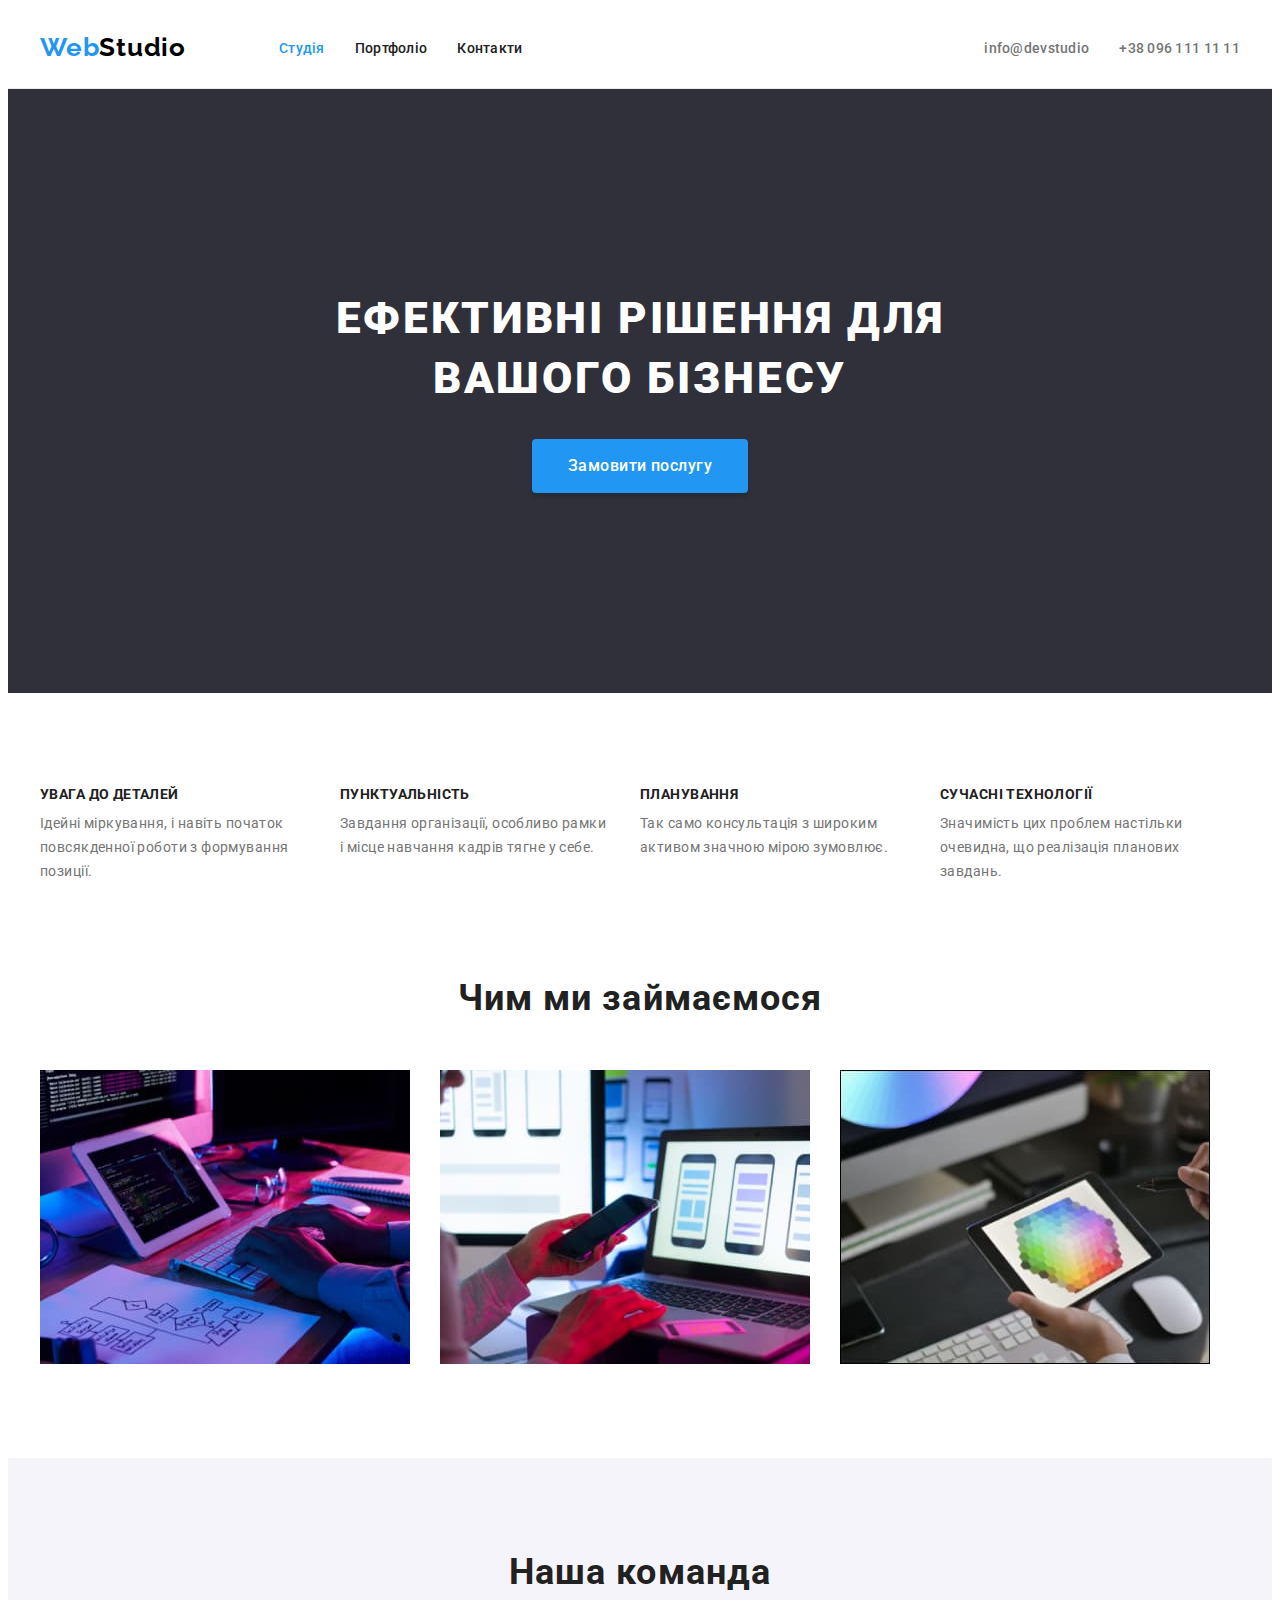
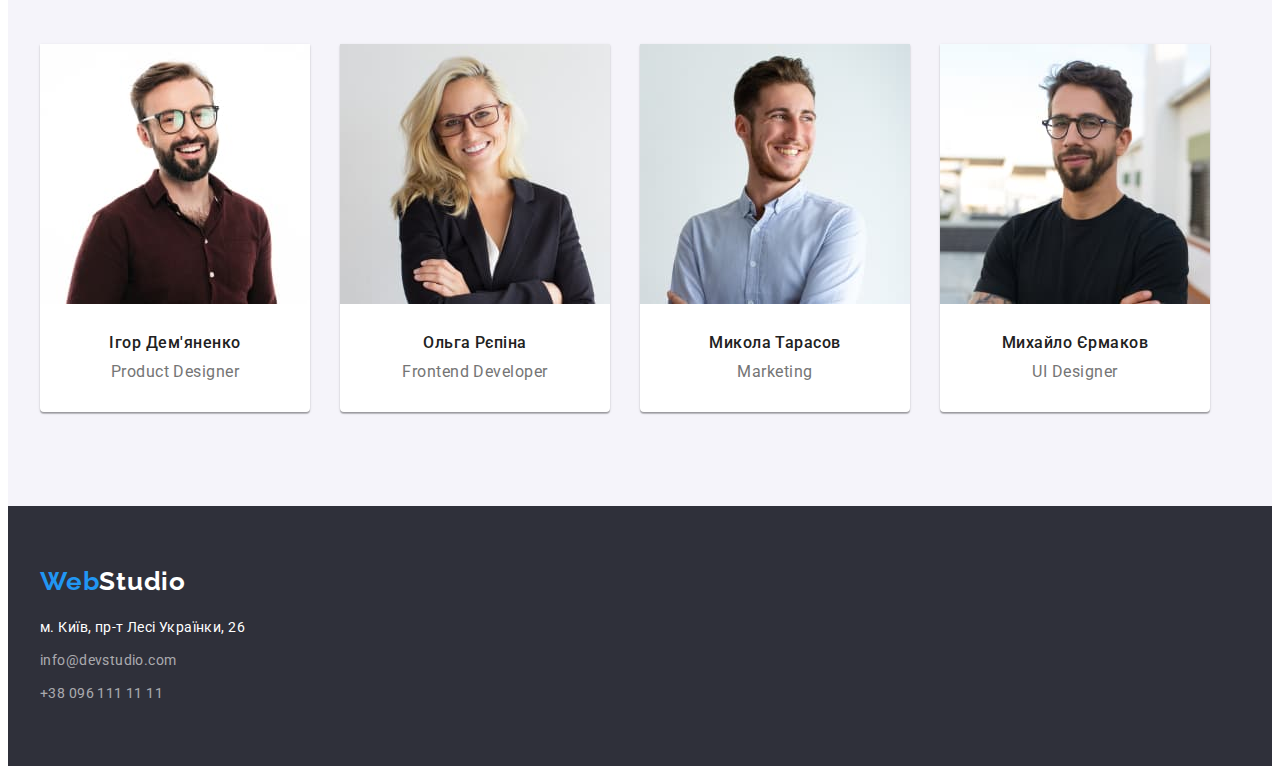
<file: index.html>
<!DOCTYPE html>
<html lang="uk">
<head>
    <meta charset="UTF-8">
    <meta http-equiv="X-UA-Compatible" content="IE=edge">
    <meta name="viewport" content="width=device-width, initial-scale=1.0">
    <title>Webstudio</title>
    <link rel="preconnect" href="https://fonts.googleapis.com">
    <link rel="preconnect" href="https://fonts.gstatic.com" crossorigin>
    <link href="https://fonts.googleapis.com/css2?family=Montserrat:wght@400;700&family=Raleway:wght@700&family=Roboto:wght@400;500;700;900&display=swap" rel="stylesheet">
    <link rel="stylesheet" href="https://cdnjs.cloudflare.com/ajax/libs/modern-normalize/1.1.0/modern-normalize.min.css" integrity="sha512-wpPYUAdjBVSE4KJnH1VR1HeZfpl1ub8YT/NKx4PuQ5NmX2tKuGu6U/JRp5y+Y8XG2tV+wKQpNHVUX03MfMFn9Q==" crossorigin="anonymous" referrerpolicy="no-referrer" />
    <link rel="stylesheet" href="./css/styles.css" />
</head>
<body class="site-body">
    <header class="header header-border">
        <div class="container package">
            <nav class="header-navigation">
                <a href="http://index.html" class="header-logo link"><span class="span-logo">Web</span>Studio</a>
                    <ul class="header-list list list-item">
                        <li><a class="header-link link current" href="">Студія</a></li>
                        <li><a class="header-link link" href="./portfolio.html">Портфоліо</a></li>
                        <li><a class="header-link link" href="">Контакти</a></li>
                    </ul>
                </nav>
                    <ul class="list list-contacts list-item">
                    <li><a class="header-mail link" href="mailto:info@devstudio">info@devstudio</a></li>
                    <li><a class="header-tel link" href="tel:+380961111111">+38 096 111 11 11</a></li>
                    </ul>
        </div>
    </header>
    <main>
        <section class="hero">
            <div class="container">
                <h1 class="content-logo">Ефективні рішення для вашого бізнесу</h1>
                <button class="header-btn main-btn" type="button">Замовити послугу</button>
            </div>
        </section>
        <section class="section features">
            <div class="container">
                <ul class="list list-centr">
                    <li class="list-width"><h3 class="competence">УВАГА ДО ДЕТАЛЕЙ</h3>
                    <p class="explained">Ідейні міркування, і навіть початок повсякденної роботи з формування позиції.</p></li>
                    <li class="list-width"><h3 class="competence">ПУНКТУАЛЬНІСТЬ</h3>
                    <p class="explained">Завдання організації, особливо рамки і місце навчання кадрів тягне у себе.</p></li>
                    <li class="list-width"><h3 class="competence">ПЛАНУВАННЯ</h3>
                    <p class="explained">Так само консультація з широким активом значною мірою зумовлює.</p></li>
                    <li class="list-width"><h3 class="competence">СУЧАСНІ ТЕХНОЛОГІЇ</h3>
                    <p class="explained">Значимість цих проблем настільки очевидна, що реалізація планових завдань.</p></li>
                    </ul>
            </div>
            </section> 
        <section class="section-work">
            <div class="container">
                <h2 class="main">Чим ми займаємося</h2>
                <ul class="list list-centr">
                    <li><img src="./img/box1.jpg" alt="work" width="370" height="294"></li>
                    <li><img src="./img/box2.jpg" alt="work" width="370" height="294"></li>
                    <li><img src="./img/img.jpg" alt="work" width="370" height="294"></li>
                </ul>
            </div>
        </section>
        <section class="section-our-team">
            <div class="container">
                <h2 class="main">Наша команда</h2>
                <ul class="list list-centr">
                    <li class="team"><img src="./img/img1.jpg" alt="staff">
                        <div class="team-size">
                    <h3 class="team-name">Ігор Дем'яненко</h3>
                    <p class="team-work" lang="en">Product Designer</p>
                </div>
                </li>
                <li class="team"><img src="./img/img2.jpg" alt="staff">
                    <div class="team-size">
                    <h3 class="team-name">Ольга Рєпіна</h3>
                    <p class="team-work" lang="en">Frontend Developer</p>
                </div>
                </li>
                <li class="team">
                    <img src="./img/img3.jpg" alt="staff">
                    <div class="team-size">
                    <h3 class="team-name">Микола Тарасов</h3>
                    <p class="team-work" lang="en">Marketing</p>
                </div>
                </li>
                <li class="team">
                    <img src="./img/img4.jpg" alt="staff">
                    <div class="team-size">
                    <h3 class="team-name">Михайло Єрмаков</h3>
                    <p class="team-work" lang="en">UI Designer</p>
                </div>
                </li>
                </ul>
            </div>
            </section>
            </main>
    <footer class="footer">
            <div class="container">
                <a href="http://index.html" class="footer-logo link"><span class="footer-span-logo">Web</span>Studio</a>
                <address class="footer-adress">
                    <p class="adress">м. Київ, пр-т Лесі Українки, 26</p>
                    <ul class="list footer-list">
                    <li class="list-footer"><a class="footer-mail link" href="mailto:info@devstudio.com">info@devstudio.com</a></li>
                    <li class="list-footer"><a class="footer-tel link" href="tel:+380961111111">+38 096 111 11 11</a></li>
                </ul>
                </address>
            </div>
        </footer>
        </body>
</html>
</file>
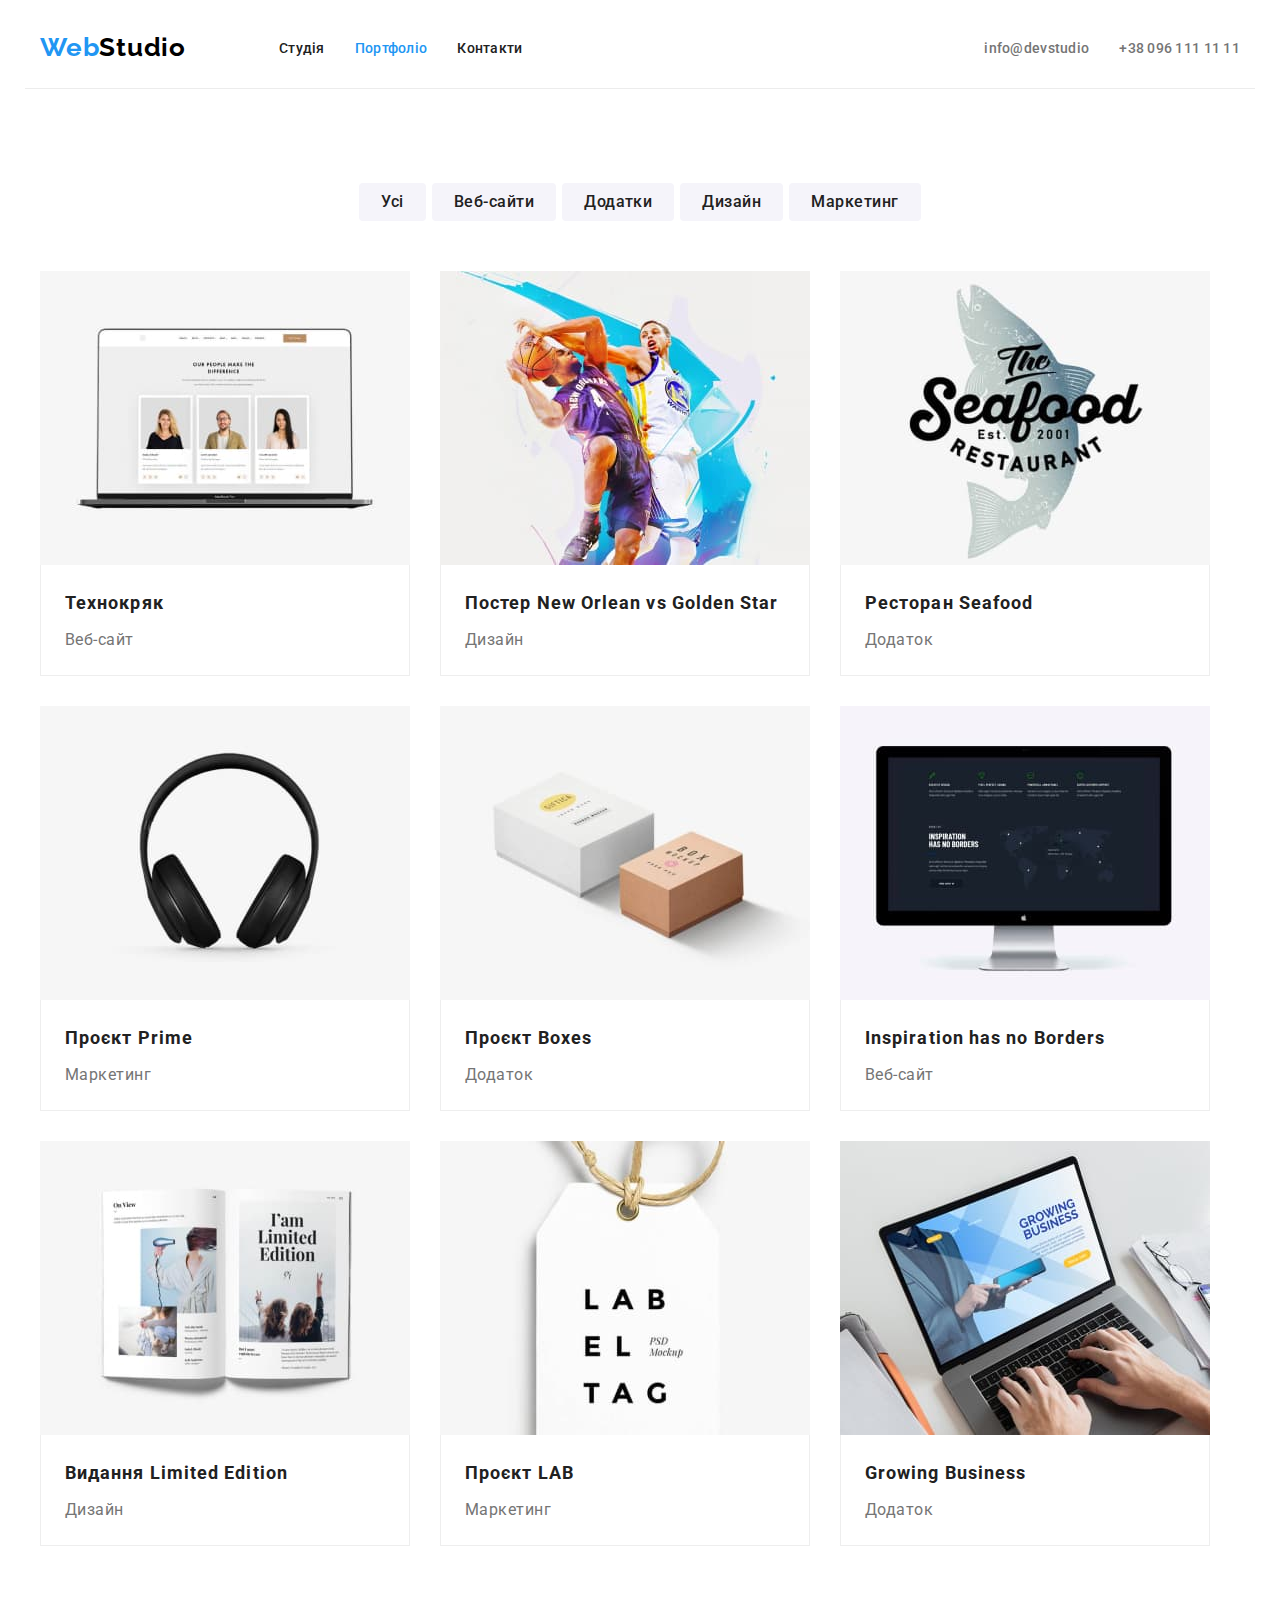
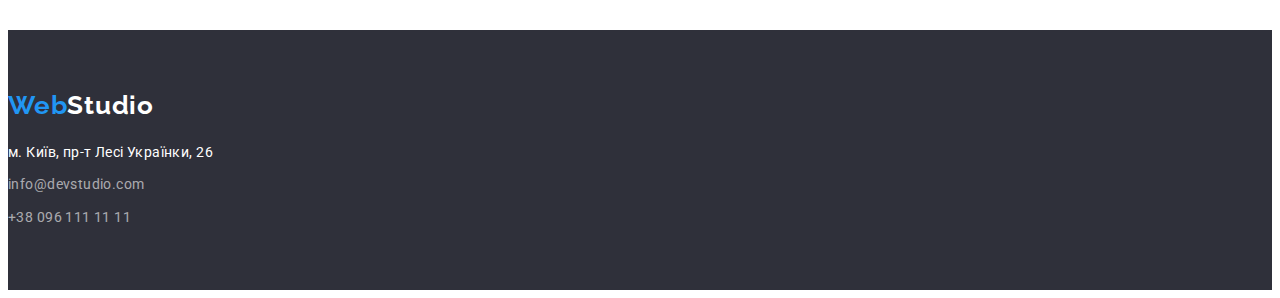
<file: portfolio.html>
<!DOCTYPE html>
<html lang="uk">
    <head>
    <meta charset="UTF-8" />
    <meta http-equiv="X-UA-Compatible" content="IE=edge" />
    <meta name="viewport" content="width=device-width, initial-scale=1.0" />
    <title>Webstudio</title>
    <link rel="preconnect" href="https://fonts.googleapis.com">
<link rel="preconnect" href="https://fonts.gstatic.com" crossorigin>
<link href="https://fonts.googleapis.com/css2?family=Montserrat:wght@400;700&family=Raleway:wght@700&family=Roboto:wght@400;500;700;900&display=swap" rel="stylesheet">
    <link rel="stylesheet" href="https://cdnjs.cloudflare.com/ajax/libs/modern-normalize/1.1.0/modern-normalize.min.css" integrity="sha512-wpPYUAdjBVSE4KJnH1VR1HeZfpl1ub8YT/NKx4PuQ5NmX2tKuGu6U/JRp5y+Y8XG2tV+wKQpNHVUX03MfMFn9Q==" crossorigin="anonymous" referrerpolicy="no-referrer" />
    <link rel="stylesheet" href="./css/styles.css" />
    </head>
    <body class="site-body">
    <header class="header header-border package container">
        <nav class="header-navigation">
                <a href="http://index.html" class="header-logo link"><span class="span-logo">Web</span>Studio</a>
                <ul class="header-list list list-item">
                <li><a class="header-link link" href="./index.html">Студія</a></li>
                <li><a class="header-link link current" href="">Портфоліо</a></li>
                <li><a class="header-link link" href="">Контакти</a></li>
                </ul>
            </nav>
            <ul class="list list-contacts list-item">
            <li><a class="header-mail link" href="mailto:info@devstudio">info@devstudio</a></li>
            <li><a class="header-tel link" href="tel:+380961111111">+38 096 111 11 11</a></li>
            </ul>
        </header>
    <main>
    <section class="section-list">
        <div class="container">
            <ul class="list btn-list">
                <li><button class="btn-main" type="button">Усі</button></li>
                <li><button class="btn-main" type="button">Веб-сайти</button></li>
                <li><button class="btn-main" type="button">Додатки</button></li>
                <li><button class="btn-main" type="button">Дизайн</button></li>
                <li><button class="btn-main" type="button">Маркетинг</button></li>
                </ul>
        <ul class="list main-list">
        <li>
            <img src="./img/img5.jpg" alt="work-1" width="370" height="294" />
            <div class="picture-list">
                <h3 class="picture-name">Технокряк</h3>
                <p class="picture-chapter">Веб-сайт</p>
            </div>
            </li>
        <li>
            <img src="./img/img6.jpg" alt="work-1" width="370" height="294" />
            <div class="picture-list">
                <h3 class="picture-name">Постер New Orlean vs Golden Star</h3>
                <p class="picture-chapter">Дизайн</p>
            </div>
            </li>
        <li>
            <img src="./img/img7.jpg" alt="work-1" width="370" height="294" />
            <div class="picture-list">
                <h3 class="picture-name">Ресторан Seafood</h3>
                <p class="picture-chapter">Додаток</p>
            </div>
            </li>
        <li>
            <img src="./img/img8.jpg" alt="work-1" width="370" height="294" />
            <div class="picture-list">
                <h3 class="picture-name">Проєкт Prime</h3>
                <p class="picture-chapter">Маркетинг</p>
            </div>
            </li>
        <li>
            <img src="./img/img9.jpg" alt="work-1" width="370" height="294" />
            <div class="picture-list">
                <h3 class="picture-name">Проєкт Boxes</h3>
                <p class="picture-chapter">Додаток</p>
            </div>
            </li>
        <li>
            <img src="./img/img10.jpg" alt="work-1" width="370" height="294" />
            <div class="picture-list">
                <h3 class="picture-name">Inspiration has no Borders</h3>
                <p class="picture-chapter">Веб-сайт</p>
            </div>
            </li>
        <li>
            <img src="./img/img11.jpg" alt="work-1" width="370" height="294" />
            <div class="picture-list">
                <h3 class="picture-name">Видання Limited Edition</h3>
                <p class="picture-chapter">Дизайн</p>
            </div>
            </li>
        <li>
            <img src="./img/img12.jpg" alt="work-1" width="370" height="294" />
            <div class="picture-list">
                <h3 class="picture-name">Проєкт LAB</h3>
                <p class="picture-chapter">Маркетинг</p>
            </div>
            </li>
        <li>
            <img src="./img/img13.jpg" alt="work-1" width="370" height="294" />
            <div class="picture-list">
                <h3 class="picture-name">Growing Business</h3>
                <p class="picture-chapter">Додаток</p>
            </div>
            </li>
        </ul>
    </div>
    </section>
    </main>
    <footer class="footer section-fon">
        <a href="http://index.html" class="footer-logo link"><span class="footer-span-logo">Web</span>Studio</a>
        <address class="footer-adress">
        <p class="adress">м. Київ, пр-т Лесі Українки, 26</p>
        <ul class="list footer-list">
        <li class="list-footer"><a class="footer-mail header-mail-footer link" href="mailto:info@devstudio.com">info@devstudio.com</a></li>
        <li class="list-footer"><a class="footer-tel link" href="tel:+380961111111">+38 096 111 11 11</a></li>
        </ul>
    </address>
    </footer>
</body>
</html>
</file>
<file: css/styles.css>
body {
    font-family: roboto, sans-serif;
    background-color: #FFFFFF;
    }



/* HEADER LOGO  */

.header-logo {
font-family: "Raleway", sans-serif; font-weight: 700;
font-size: 26px;
line-height: 1.19;
letter-spacing: 0.03em;
color: #000000;
margin-right: 93px;
}

.span-logo {
color: #2196F3;

}

.link {
text-decoration: none;
    }

.link:hover {
color: #2196F3;
}   

/* HEADER  */

h1,h2,h3,h4,p {
margin-top: 0;
margin-bottom: 0;
}

ul,ol {
margin: 0;
padding: 0;
list-style: 0;  
}

.header{
background: #FFFFFF;
padding-top: 24px;
padding-bottom: 25px;
}


.list-item {
    display: flex;
    gap: 30px;
    margin-left: auto;
}

.package {
display: flex;
align-items: center;
}

.container {
width: 1200px;
padding-left: 15px;
padding-right: 15px;
margin: 0 auto;
}

.header-navigation {
display: flex;
align-items: center;
}

.list {
list-style: none;
}

.list-contacts {
    display: flex;
    padding-left: 0;
}

.header-list {
margin-left: 0;
    }

.header-link {
font-weight: 500;
font-size: 14px;
line-height: 1.14;
letter-spacing: 0.02em;
color: #212121;
}

.header-link:focus {
color: #2196F3;
    }

.header-mail {
font-weight: 500;
font-size: 14px;
line-height: 1.14;
letter-spacing: 0.02em;

color: rgba(117, 117, 117, 1);
}

.header-mail:focus {
color: #2196F3;
}

.header-tel {
font-weight: 500;
font-size: 14px;
line-height: 1.14;
letter-spacing: 0.02em;
color: rgba(117, 117, 117, 1);
    }

.header-tel:focus {
color: #2196F3;
}

.current {
color: #2196F3;
}

/* MAIN  */

.hero {
padding-top: 200px;
padding-bottom: 200px;
text-align: center;
background-color: #2F303A;
}

img {
    display: block;
}

.content-logo {
font-weight: 900;
font-size: 44px;
line-height: 1.36;
text-align: center;
letter-spacing: 0.06em;
text-transform: uppercase;
width: 696px;
margin-left: 452px;
margin-right: 452px;
margin: 0 auto;
margin-bottom: 30px;

color: #FFFFFF;
}

.list-centr {
    display: flex;
    gap: 30px;
    padding-left: 0;
}



.header-btn {
    font-family: inherit;
    font-weight: 500;
    font-size: 16px;
    line-height: 1.62;
    text-align: center;
    letter-spacing: 0.03em;

    padding-left: 32px;
    padding-right: 32px;
    padding-top: 10px;
    padding-bottom: 10px;
    border: 4px solid #2196F3;
    background: #2196F3;
}

.header-btn {
cursor: pointer;
border-radius: 4px;
box-shadow: 0px 4px 4px rgba(0, 0, 0, 0.15);
color: #FFFFFF;
}

.header-btn:focus {
color:  #FFFFFF;
background-color: #2196F3;
}

.header-btn:hover {
    color: #FFFFFF;
}

/* БЛОК "УВАГА ДО ДЕТАЛЕЙ" */

.list-width {
width: 270px;    
}

.competence {
font-weight: 700;
font-size: 14px;
line-height: 1.14;
letter-spacing: 0.03em;
text-transform: uppercase;
color: #212121;
}

.explained {
font-size: 14px;
line-height: 1.71;
letter-spacing: 0.03em;
color: #757575;
margin-top: 10px;
}

/* БЛОК "ЧИМ МИ ЗАЙМАЄМОСЯ" */

.section-work {
padding-bottom: 94px;
}

.main {
font-weight: 700;
font-size: 36px;
line-height: 1.16;
text-align: center;
letter-spacing: 0.03em;
margin-bottom: 50px;

color: #212121;
        }

/* БЛОК "НАША КОМАНДА"         */

.team {
    background-color: #FFFFFF;
    box-shadow: 0px 1px 3px rgba(0, 0, 0, 0.12), 0px 1px 1px rgba(0, 0, 0, 0.14), 0px 2px 1px rgba(0, 0, 0, 0.2);
    border-radius: 0px 0px 4px 4px;
}

.features {
    padding-top: 94px;
    padding-bottom: 94px;
}

.section-our-team {
padding-top: 94px;
padding-bottom: 94px;
background-color: #F5F4FA;
}

.team-name {
font-weight: 500;
font-size: 16px;
line-height: 1.18;
text-align: center;
letter-spacing: 0.03em;
margin-bottom: 10px;

color: #212121;
}

.team-size {
padding-top: 30px;
padding-bottom: 30px;
}

.team-work {
line-height: 1.18;
text-align: center;
letter-spacing: 0.03em;
color: #757575;
}

/* FOOTER  */

.footer {
padding-top: 60px;
padding-bottom: 60px;
background-color: #2F303A;
}

.footer-logo {
font-family: "Raleway", sans-serif;
font-weight: 700;
font-size: 26px;
line-height: 1.19;
letter-spacing: 0.03em;


color: #FFFFFF;
}

.footer-span-logo {
color: #2196F3;
}

.adress {
font-weight: 400;
font-size: 14px;
line-height: 1.71;
letter-spacing: 0.03em;
color: #FFFFFF;
margin-bottom: 9px;

}

.footer-adress {
font-style: normal;
margin-top: 20px;
}

.footer-list {
    padding-left: 0;
}

.footer-mail {
    font-size: 14px;
    line-height: 1.71;
    letter-spacing: 0.03em;
    color: rgba(255, 255, 255, 0.6);
}

.footer-tel {
    font-size: 14px;
    line-height: 1.71;
    letter-spacing: 0.03em;
    color: rgba(255, 255, 255, 0.6);
}

.list-footer:not(:last-child){
margin-bottom: 9px;
}

/* PORTFOLIO */

.header-border {
border-bottom: 1px solid #ECECEC;
}

.btn-main {
font-family: inherit;
font-weight: 500;
font-size: 16px;
line-height: 1.62;
text-align: center;
letter-spacing: 0.03em;
color: #212121;
}

.btn-main:hover {
color: #FFFFFF;
background-color: #2196F3;
}

.btn-main:focus {
color: #FFFFFF;
background-color: #2196F3;
}

.picture-name {
font-weight: 700;
font-size: 18px;
line-height: 2.0;
letter-spacing: 0.06em;
color: #212121;
margin-bottom: 4px;
        }

.picture-chapter {
line-height: 1.87;
letter-spacing: 0.03em;

color: #757575;
}

.btn-main {
    cursor: pointer;
    background: #F5F4FA;
    border-radius: 4px;
    border: none;
    padding-left: 22px;
    padding-right: 22px;
    padding-top: 6px;
    padding-bottom: 6px;
}

.section-list {
padding-top: 94px;
padding-bottom: 34px;
}

.main-list {
display: flex;
flex-wrap: wrap;
flex-basis: calc(100% / 3);
margin-bottom: 50px;
gap: 30px;
padding-left: 0;
}

.btn-list {
padding-left: 0;
margin-bottom: 50px;
display: flex;
gap: 6px;
justify-content: center
}

.picture-list {
    padding-top: 20px;
    padding-bottom: 20px;
    padding-left: 24px;
    padding-right: 24px;
    border-right:1px solid #EEEEEE; ;
    border-bottom:1px solid #EEEEEE; ;
    border-left:1px solid #EEEEEE; ;
}

/* FOOTER-PORTFOLIO */
</file>
